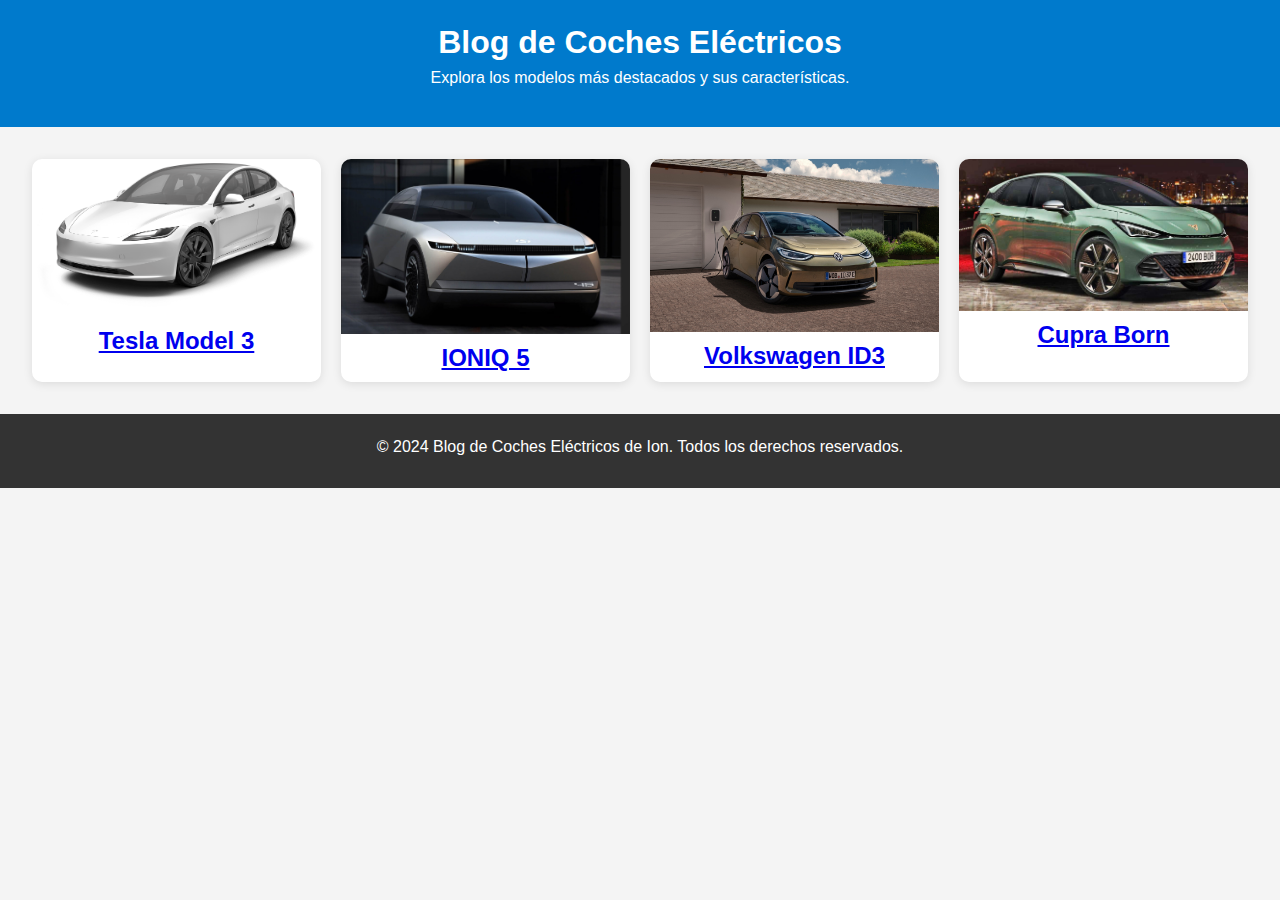
<file: index.html>
<!DOCTYPE html>
<html lang="es">
<head>
    <meta charset="UTF-8">
    <meta name="viewport" content="width=device-width, initial-scale=1.0">
    <title>Blog de Coches Eléctricos</title>
    <link rel="stylesheet" href="CSS/styledeblog.css">
</head>
<body>
    <header>
        <h1>Blog de Coches Eléctricos</h1>
        <p>Explora los modelos más destacados y sus características.</p>
    </header>
    <main>
        <div class="car-container">
            <div class="car">
                <a href="tesla-model-3.html">
                    <img src="imagenes/tesla-model-3.jpg" alt="Tesla Model 3">
                    <h2>Tesla Model 3</h2>
                </a>
            </div>
            <div class="car">
                <a href="ioniq-5.html">
                    <img src="imagenes/ioniq-5.jpg" alt="IONIQ 5">
                    <h2>IONIQ 5</h2>
                </a>
            </div>
            <div class="car">
                <a href="volkswagen-id3.html">
                    <img src="imagenes/volkswagen-id3.jpg" alt="Volkswagen ID3">
                    <h2>Volkswagen ID3</h2>
                </a>
            </div>
            <div class="car">
                <a href="cupra-born.html">
                    <img src="imagenes/cupra-born.jpg" alt="Cupra Born">
                    <h2>Cupra Born</h2>
                </a>
            </div>
        </div>
    </main>
    <footer>
        <p>&copy; 2024 Blog de Coches Eléctricos de Ion. Todos los derechos reservados.</p>
    </footer>
</body>
</html>
</file>
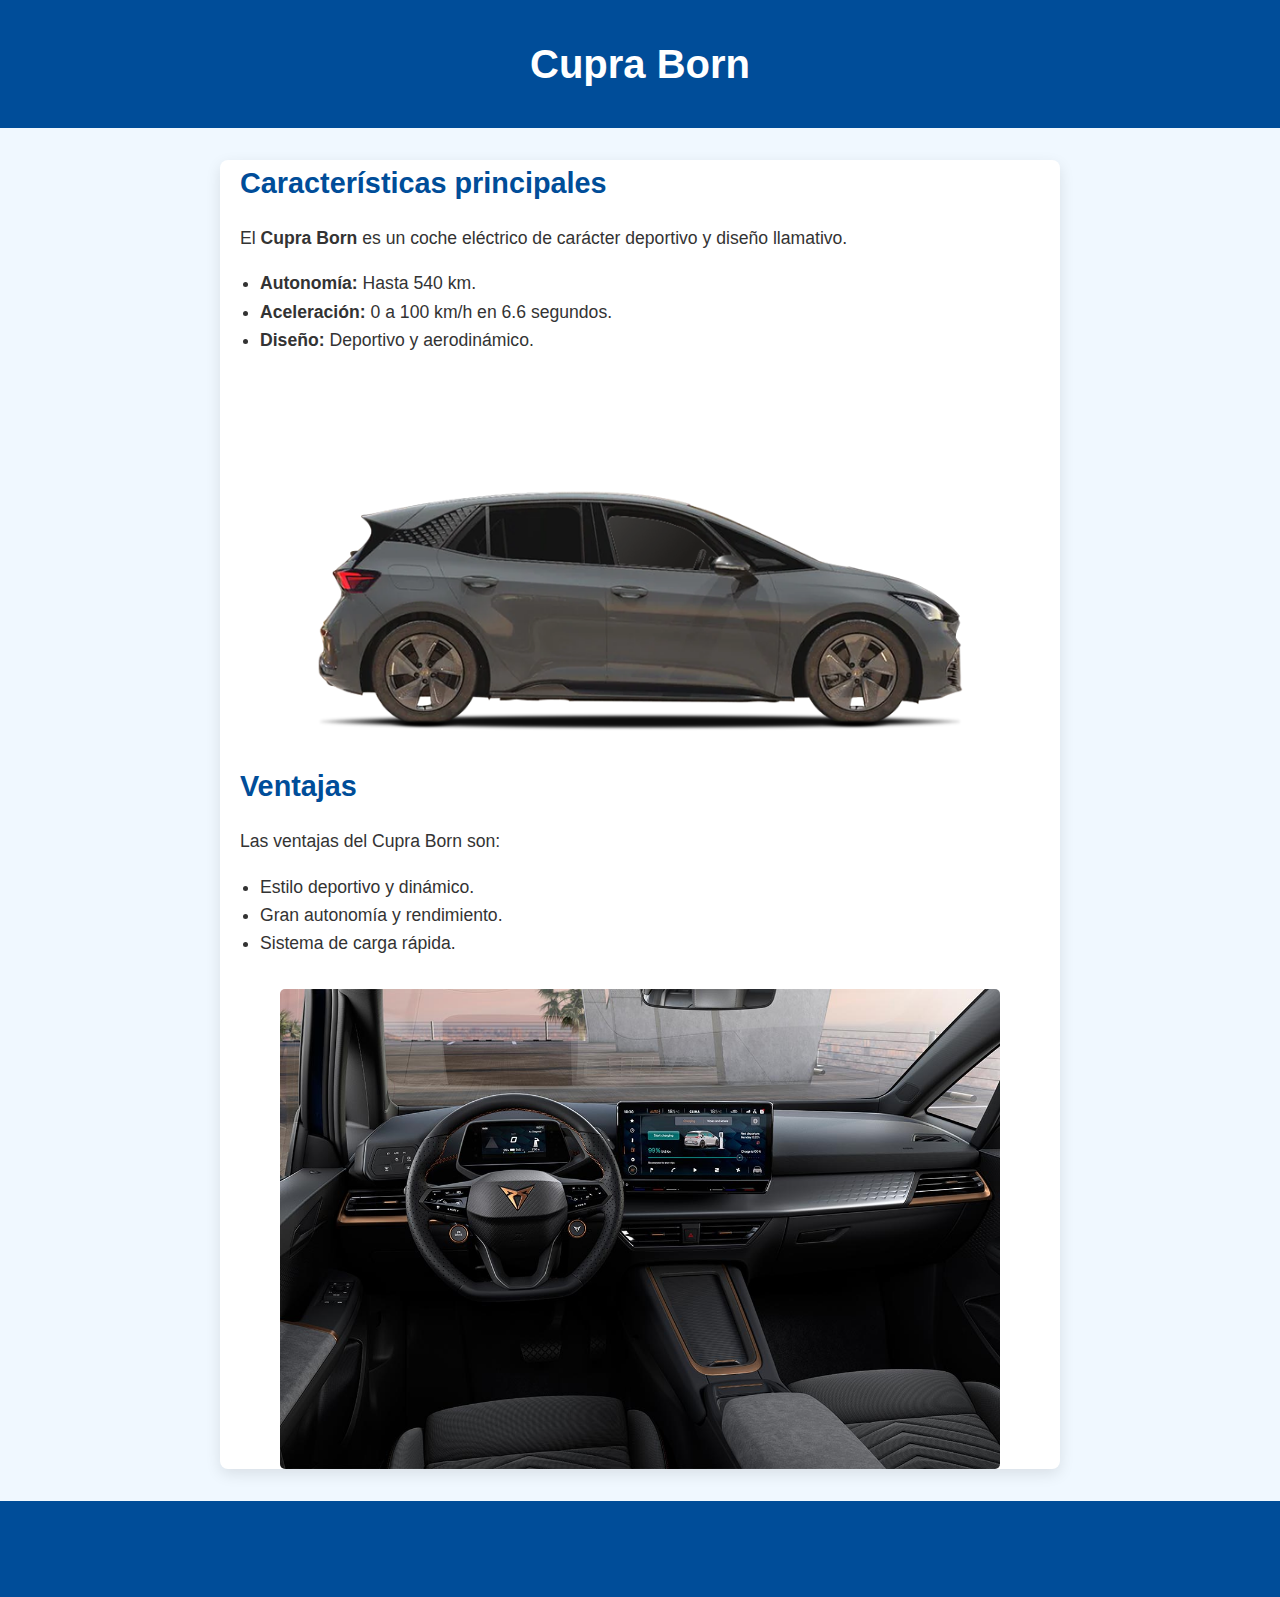
<file: cupra-born.html>
<!DOCTYPE html>
<html lang="es">
<head>
    <meta charset="UTF-8">
    <meta name="viewport" content="width=device-width, initial-scale=1.0">
    <title>Cupra Born</title>
    <link rel="stylesheet" href="CSS/styledecoches.css">
</head>
<body>
    <header>
        <h1><a href="index.html">Cupra Born</a></h1>
    </header>
    <main>
        <section>
            <h2>Características principales</h2>
            <p>El <strong>Cupra Born</strong> es un coche eléctrico de carácter deportivo y diseño llamativo.</p>
            <ul>
                <li><strong>Autonomía:</strong> Hasta 540 km.</li>
                <li><strong>Aceleración:</strong> 0 a 100 km/h en 6.6 segundos.</li>
                <li><strong>Diseño:</strong> Deportivo y aerodinámico.</li>
            </ul>
            <img src="imagenes/cupra-born-lateral.jpg" alt="Lateral del Cupra Born">
        </section>
        <section>
            <h2>Ventajas</h2>
            <p>Las ventajas del Cupra Born son:</p>
            <ul>
                <li>Estilo deportivo y dinámico.</li>
                <li>Gran autonomía y rendimiento.</li>
                <li>Sistema de carga rápida.</li>
            </ul>
        </section>
        <img src="imagenes/cupra-born-interior.jpg" alt="Interior del Cupra Born">
    </main>
    <footer>
        <p><a href="index.html">Volver a la página principal</a></p>
    </footer>
</body>
</html>
</file>
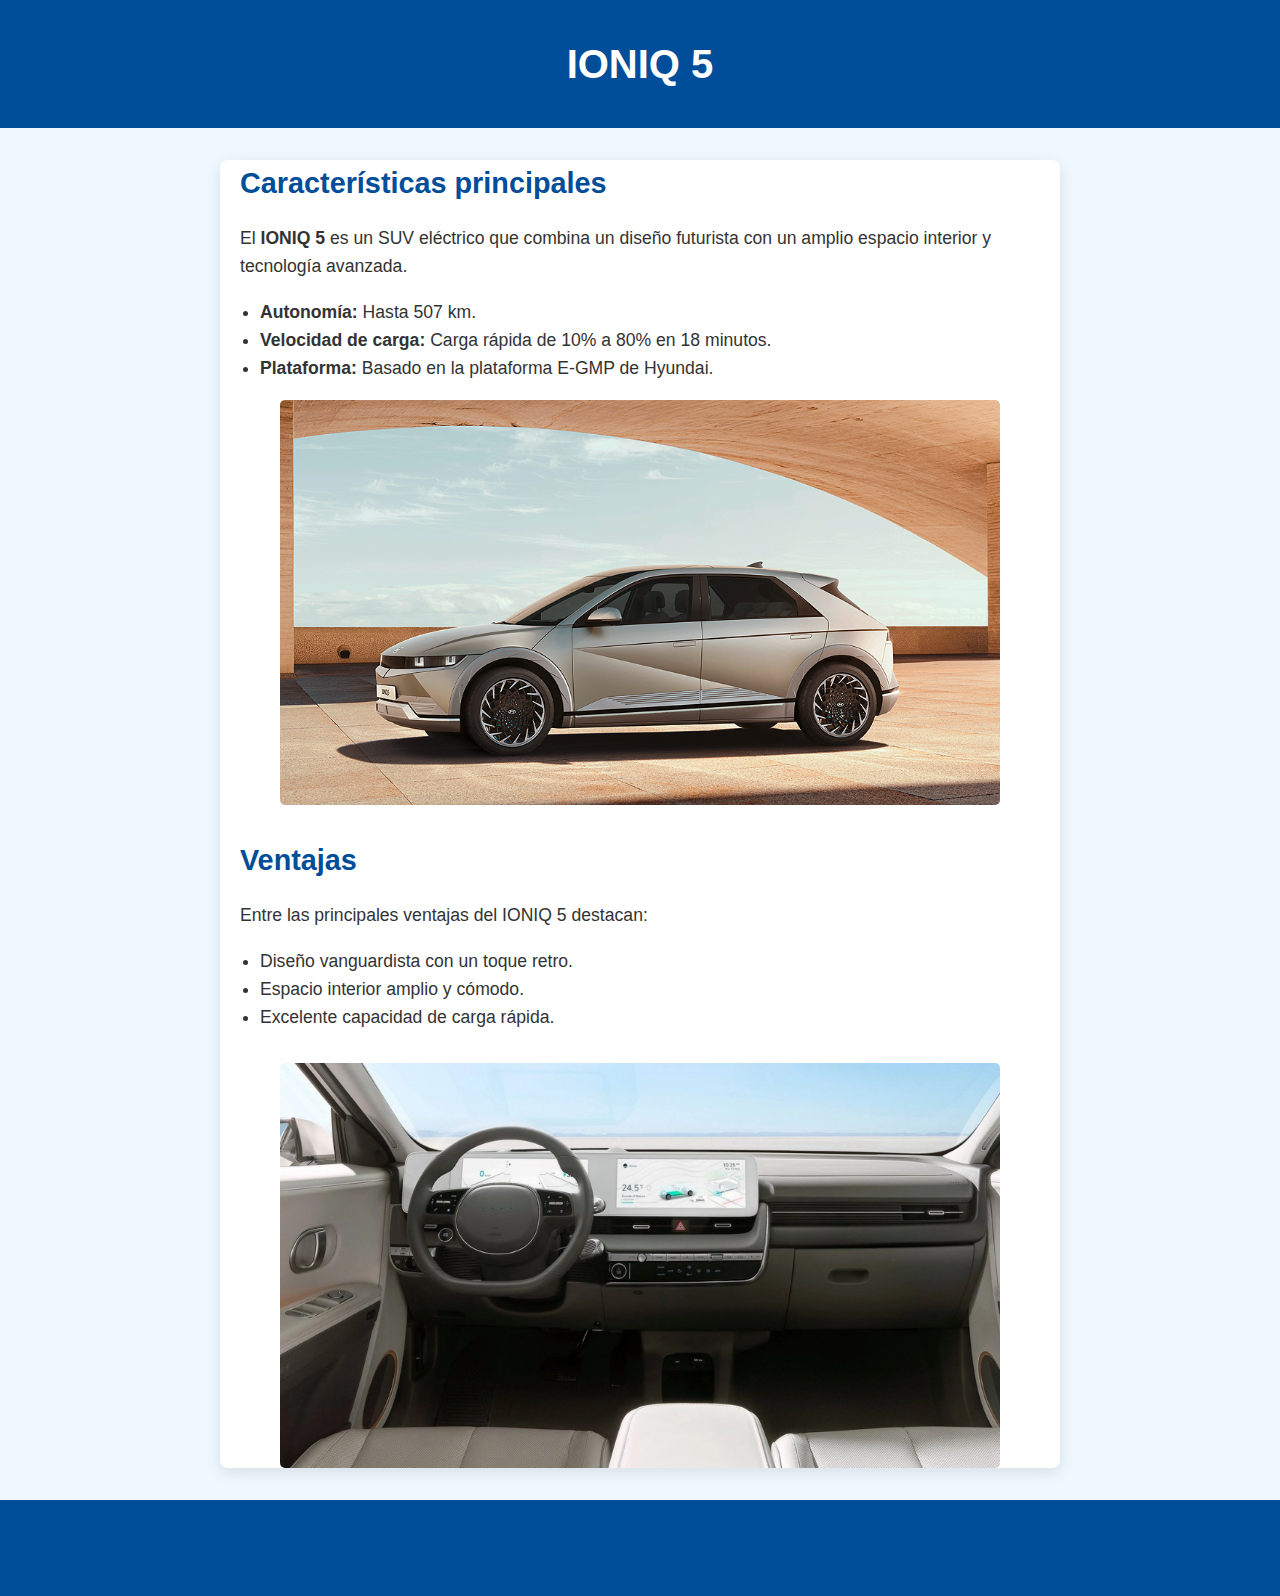
<file: ioniq-5.html>
<!DOCTYPE html>
<html lang="es">
<head>
    <meta charset="UTF-8">
    <meta name="viewport" content="width=device-width, initial-scale=1.0">
    <title>IONIQ 5</title>
    <link rel="stylesheet" href="CSS/styledecoches.css">
</head>
<body>
    <header>
        <h1><a href="index.html">IONIQ 5</a></h1>
    </header>
    <main>
        <section>
            <h2>Características principales</h2>
            <p>El <strong>IONIQ 5</strong> es un SUV eléctrico que combina un diseño futurista con un amplio espacio interior y tecnología avanzada.</p>
            <ul>
                <li><strong>Autonomía:</strong> Hasta 507 km.</li>
                <li><strong>Velocidad de carga:</strong> Carga rápida de 10% a 80% en 18 minutos.</li>
                <li><strong>Plataforma:</strong> Basado en la plataforma E-GMP de Hyundai.</li>
            </ul>
            <img src="imagenes/ioniq-5-lateral.jpg" alt="Lateral del IONIQ 5">
        </section>
        <section>
            <h2>Ventajas</h2>
            <p>Entre las principales ventajas del IONIQ 5 destacan:</p>
            <ul>
                <li>Diseño vanguardista con un toque retro.</li>
                <li>Espacio interior amplio y cómodo.</li>
                <li>Excelente capacidad de carga rápida.</li>
            </ul>
        </section>
        <img src="imagenes/ioniq-5-interior.jpg" alt="Interior del IONIQ 5">
    </main>
    <footer>
        <p><a href="index.html">Volver a la página principal</a></p>
    </footer>
</body>
</html>
</file>
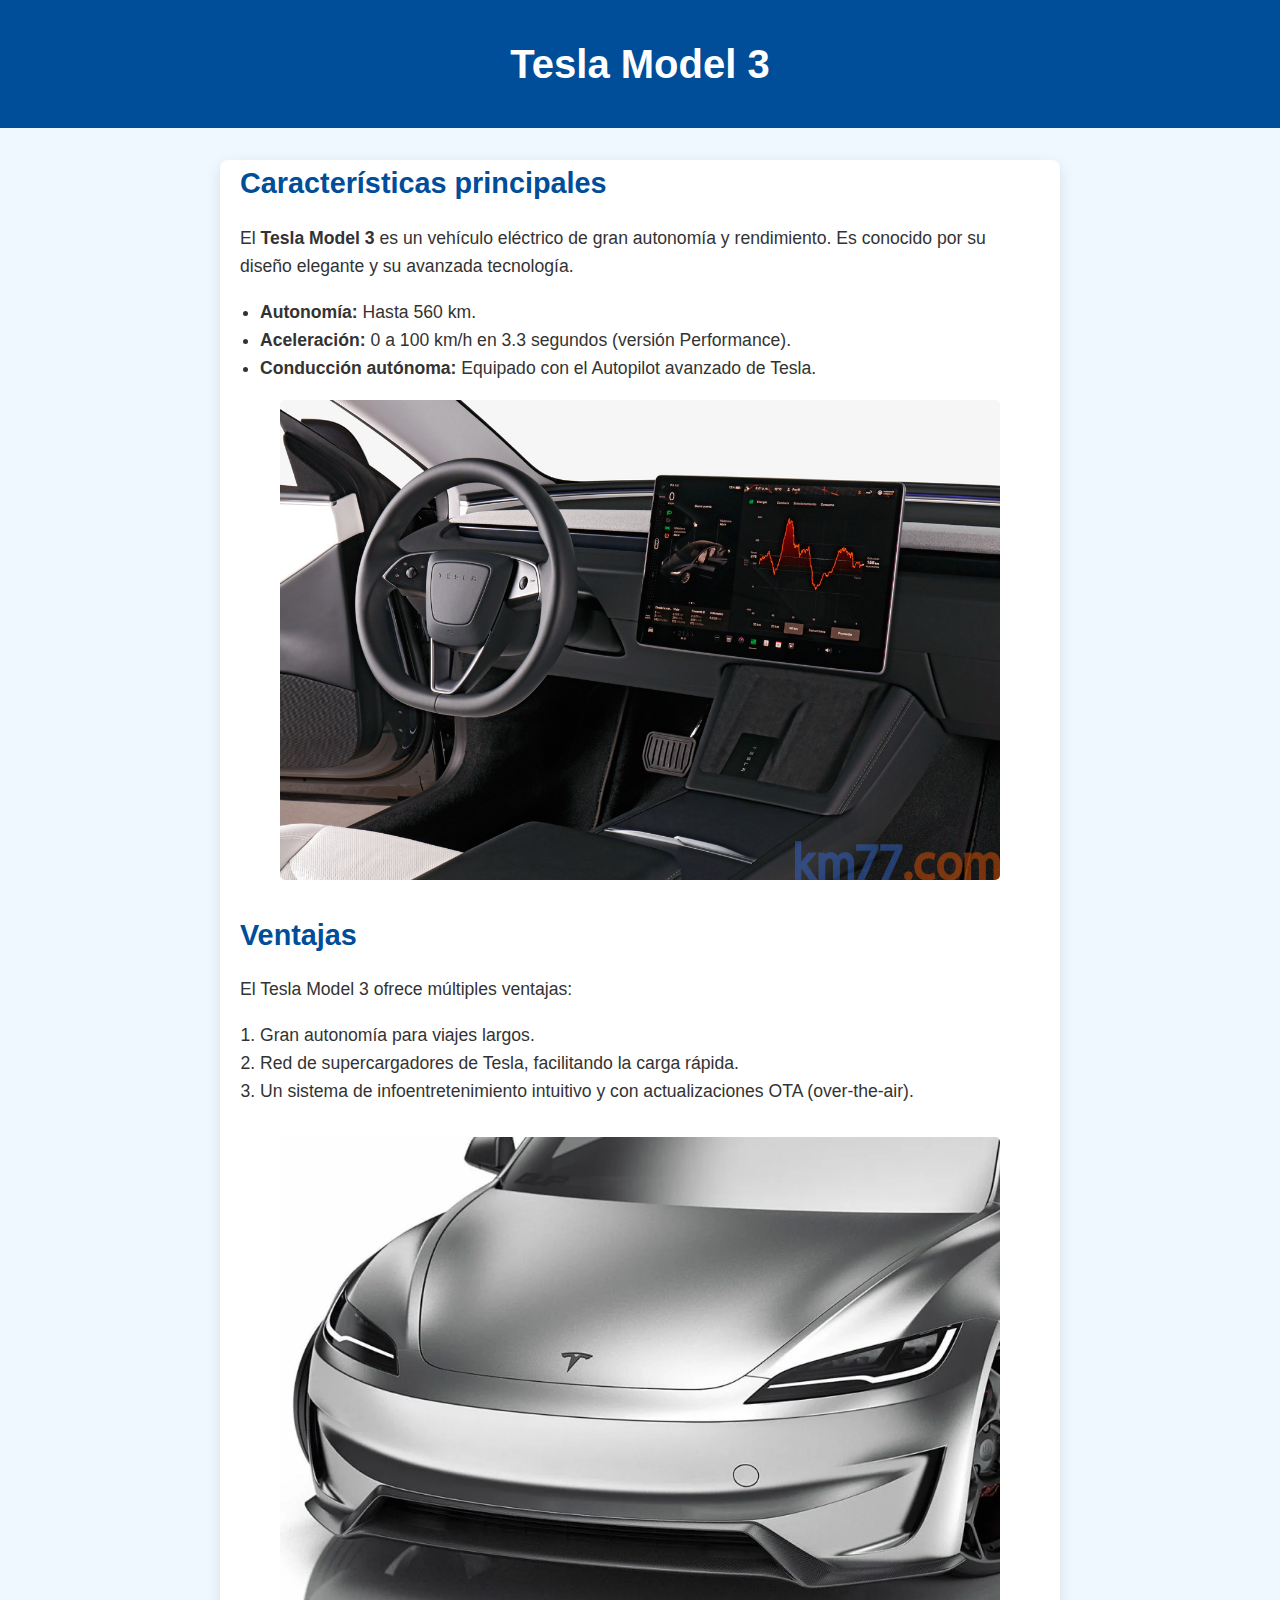
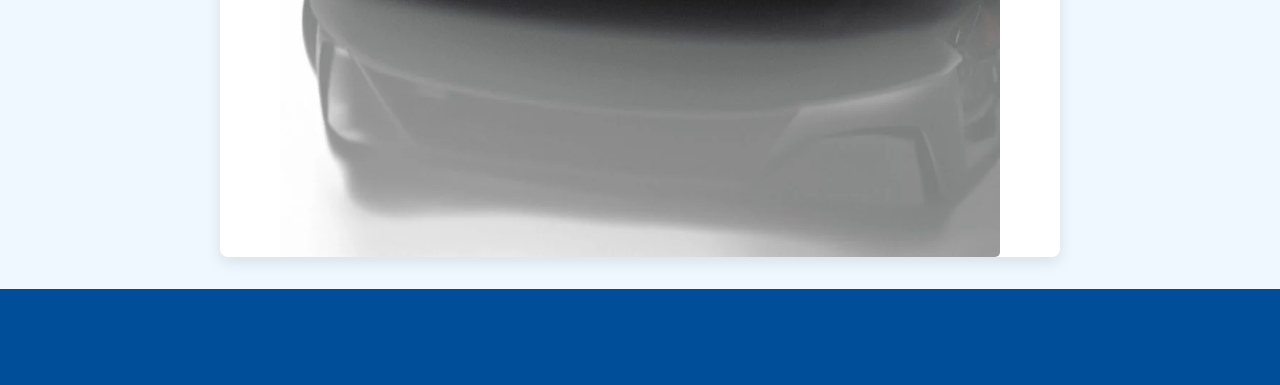
<file: tesla-model-3.html>
<!DOCTYPE html>
<html lang="es">
<head>
    <meta charset="UTF-8">
    <meta name="viewport" content="width=device-width, initial-scale=1.0">
    <title>Tesla Model 3</title>
    <link rel="stylesheet" href="CSS/styledecoches.css">
</head>
<body>
    <header>
        <h1><a href="index.html">Tesla Model 3</a></h1>
    </header>    
    <main>
        <section>
            <h2>Características principales</h2>
            <p>El <strong>Tesla Model 3</strong> es un vehículo eléctrico de gran autonomía y rendimiento. Es conocido por su diseño elegante y su avanzada tecnología.</p>
            <ul>
                <li><strong>Autonomía:</strong> Hasta 560 km.</li>
                <li><strong>Aceleración:</strong> 0 a 100 km/h en 3.3 segundos (versión Performance).</li>
                <li><strong>Conducción autónoma:</strong> Equipado con el Autopilot avanzado de Tesla.</li>
            </ul>
            <img src="imagenes/tesla-model-3-interior.jpg" alt="Interior del Tesla Model 3">
        </section>
        <section>
            <h2>Ventajas</h2>
            <p>El Tesla Model 3 ofrece múltiples ventajas:</p>
            <ol>
                <li>Gran autonomía para viajes largos.</li>
                <li>Red de supercargadores de Tesla, facilitando la carga rápida.</li>
                <li>Un sistema de infoentretenimiento intuitivo y con actualizaciones OTA (over-the-air).</li>
            </ol>
        </section>
        <img src="imagenes/tesla-model-3-frontal.jpg" alt="Frontal del Tesla Model 3">
    </main>
    <footer>
        <p><a href="index.html">Volver a la página principal</a></p>
    </footer>
</body>
</html>
</file>
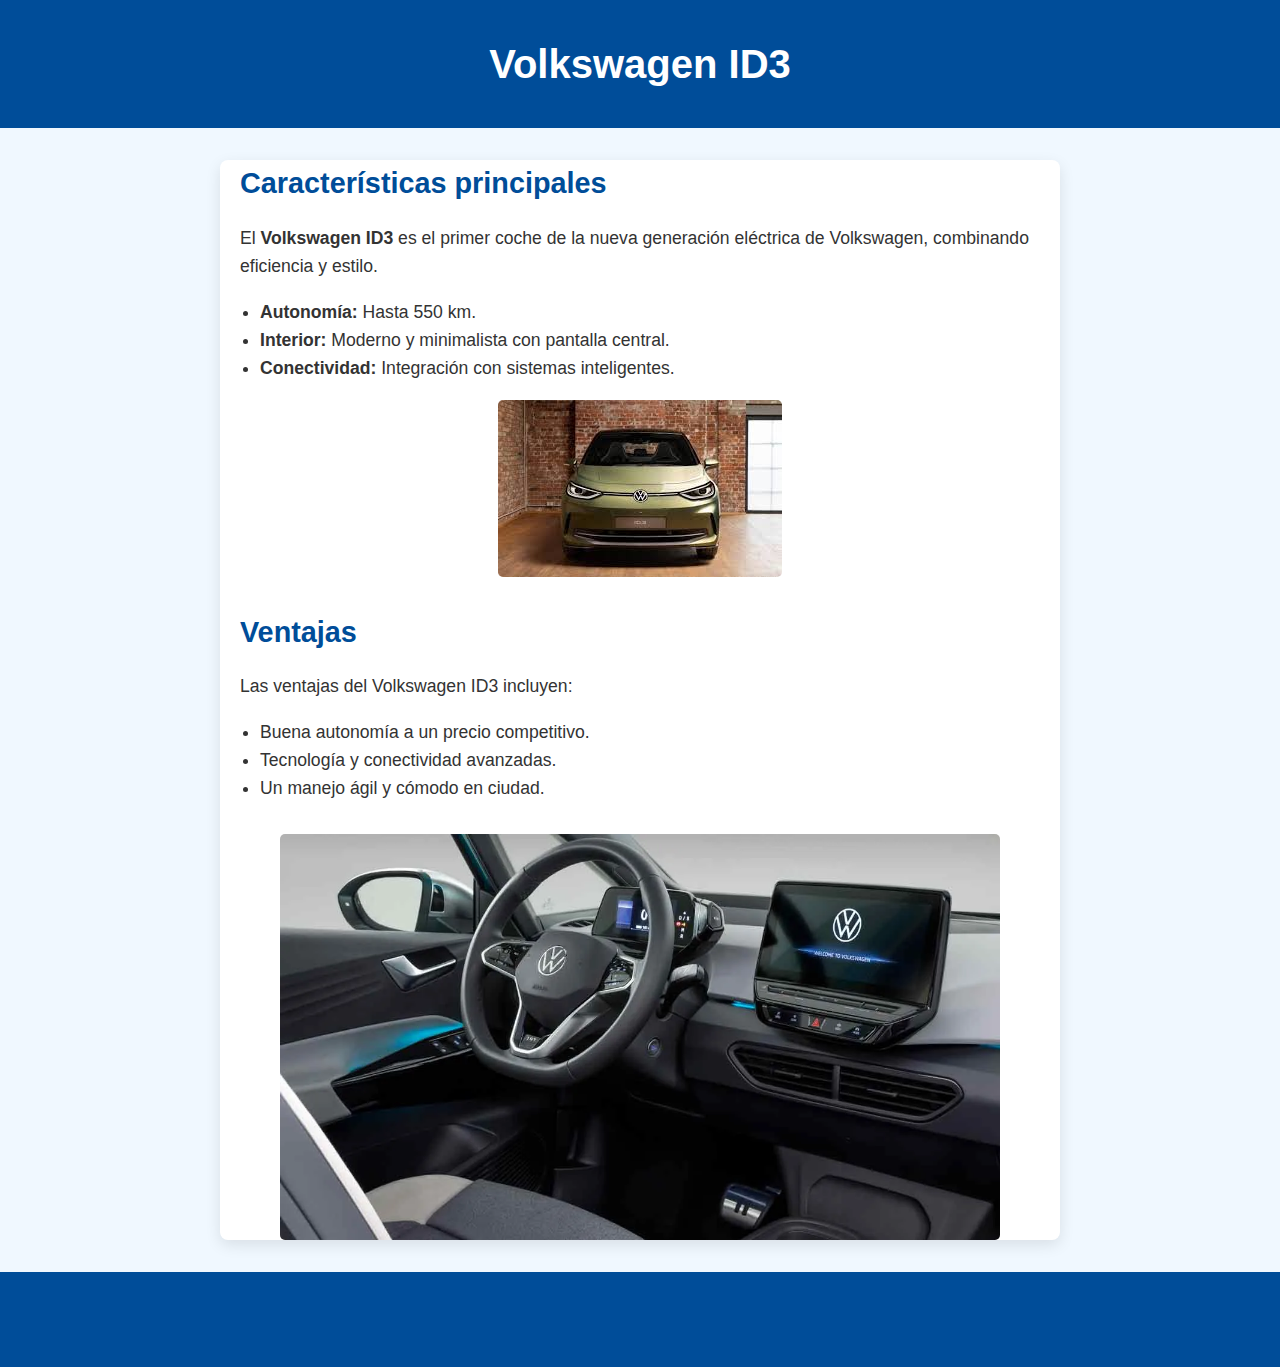
<file: volkswagen-id3.html>
<!DOCTYPE html>
<html lang="es">
<head>
    <meta charset="UTF-8">
    <meta name="viewport" content="width=device-width, initial-scale=1.0">
    <title>Volkswagen ID3</title>
    <link rel="stylesheet" href="CSS/styledecoches.css">
</head>
<body>
    <header>
        <h1><a href="index.html">Volkswagen ID3</a></h1>
    </header>
    <main>
        <section>
            <h2>Características principales</h2>
            <p>El <strong>Volkswagen ID3</strong> es el primer coche de la nueva generación eléctrica de Volkswagen, combinando eficiencia y estilo.</p>
            <ul>
                <li><strong>Autonomía:</strong> Hasta 550 km.</li>
                <li><strong>Interior:</strong> Moderno y minimalista con pantalla central.</li>
                <li><strong>Conectividad:</strong> Integración con sistemas inteligentes.</li>
            </ul>
            <img src="imagenes/volkswagen-id3-frontal.jpg" alt="Frontal del Volkswagen ID3">
        </section>
        <section>
            <h2>Ventajas</h2>
            <p>Las ventajas del Volkswagen ID3 incluyen:</p>
            <ul>
                <li>Buena autonomía a un precio competitivo.</li>
                <li>Tecnología y conectividad avanzadas.</li>
                <li>Un manejo ágil y cómodo en ciudad.</li>
            </ul>
        </section>
        <img src="imagenes/volkswagen-id3-interior.jpg" alt="Interior del Volkswagen ID3">
    </main>
    <footer>
        <p><a href="index.html">Volver a la página principal</a></p>
    </footer>
</body>
</html>
</file>
<file: CSS/styledeblog.css>
body {
    font-family: 'Arial', sans-serif;
    margin: 0;
    padding: 0;
    background-color: #f4f4f4;
    color: #333;
}

header {
    text-align: center;
    background-color: #007acc;
    color: white;
    padding: 1.5em 0;
}

h1 {
    margin: 0;
}

p {
    margin-top: 0.5em;
}

main {
    display: flex;
    flex-wrap: wrap;
    justify-content: center;
    gap: 20px;
    padding: 2em;
}

.car-container {
    display: grid;
    grid-template-columns: repeat(auto-fit, minmax(250px, 1fr));
    gap: 20px;
}

.car {
    background-color: white;
    border-radius: 10px;
    box-shadow: 0 2px 10px rgba(0, 0, 0, 0.1);
    overflow: hidden;
    text-align: center;
    transition: transform 0.3s;
}

.car img {
    width: 100%;
    height: auto;
    display: block;
}

.car h2 {
    margin: 10px 0;
    padding: 0 10px;
}

.car:hover {
    transform: scale(1.05);
}

footer {
    text-align: center;
    padding: 1em 0;
    background-color: #333;
    color: white;
}
</file>
<file: CSS/styledecoches.css>
body {
    font-family: 'Verdana', sans-serif;
    background-color: #f0f8ff;
    color: #333;
    margin: 0;
    padding: 0;
    line-height: 1.6;
}

header {
    text-align: center;
    background-color: #004d99;
    color: #fff;
    padding: 2em 0;
}

h1 {
    margin: 0;
    font-size: 2.5em;
    transition: transform 0.3s, color 0.3s;
    cursor: pointer;
}

h1 a {
    color: inherit; /* Mantiene el color del texto del h1 */
    text-decoration: none; /* Elimina el subrayado del enlace */
}

h1 a:hover {
    color: #ff9933; /* Cambia el color al pasar el ratón */
}

h1:hover {
    transform: scale(1.1);
    color: #ff9933;
}


main {
    max-width: 800px;
    margin: 2em auto;
    padding: 0 20px;
    background-color: #ffffff;
    border-radius: 8px;
    box-shadow: 0 5px 15px rgba(0, 0, 0, 0.1);
}

section {
    margin-bottom: 2em;
}

h2 {
    color: #004d99;
    font-size: 1.8em;
    margin-bottom: 0.5em;
}

p, ul, ol {
    font-size: 1.1em;
    margin-bottom: 1em;
}

ul, ol {
    padding-left: 20px;
}

img {
    display: block;
    margin: 1em auto;
    max-width: 90%;
    height: auto;
    border-radius: 5px;
}

footer {
    text-align: center;
    padding: 1em 0;
    background-color: #004d99;
    color: #fff;
}

a {
    color: #004d99;
    text-decoration: none;
    font-weight: bold;
}

a:hover {
    text-decoration: underline;
}
</file>
